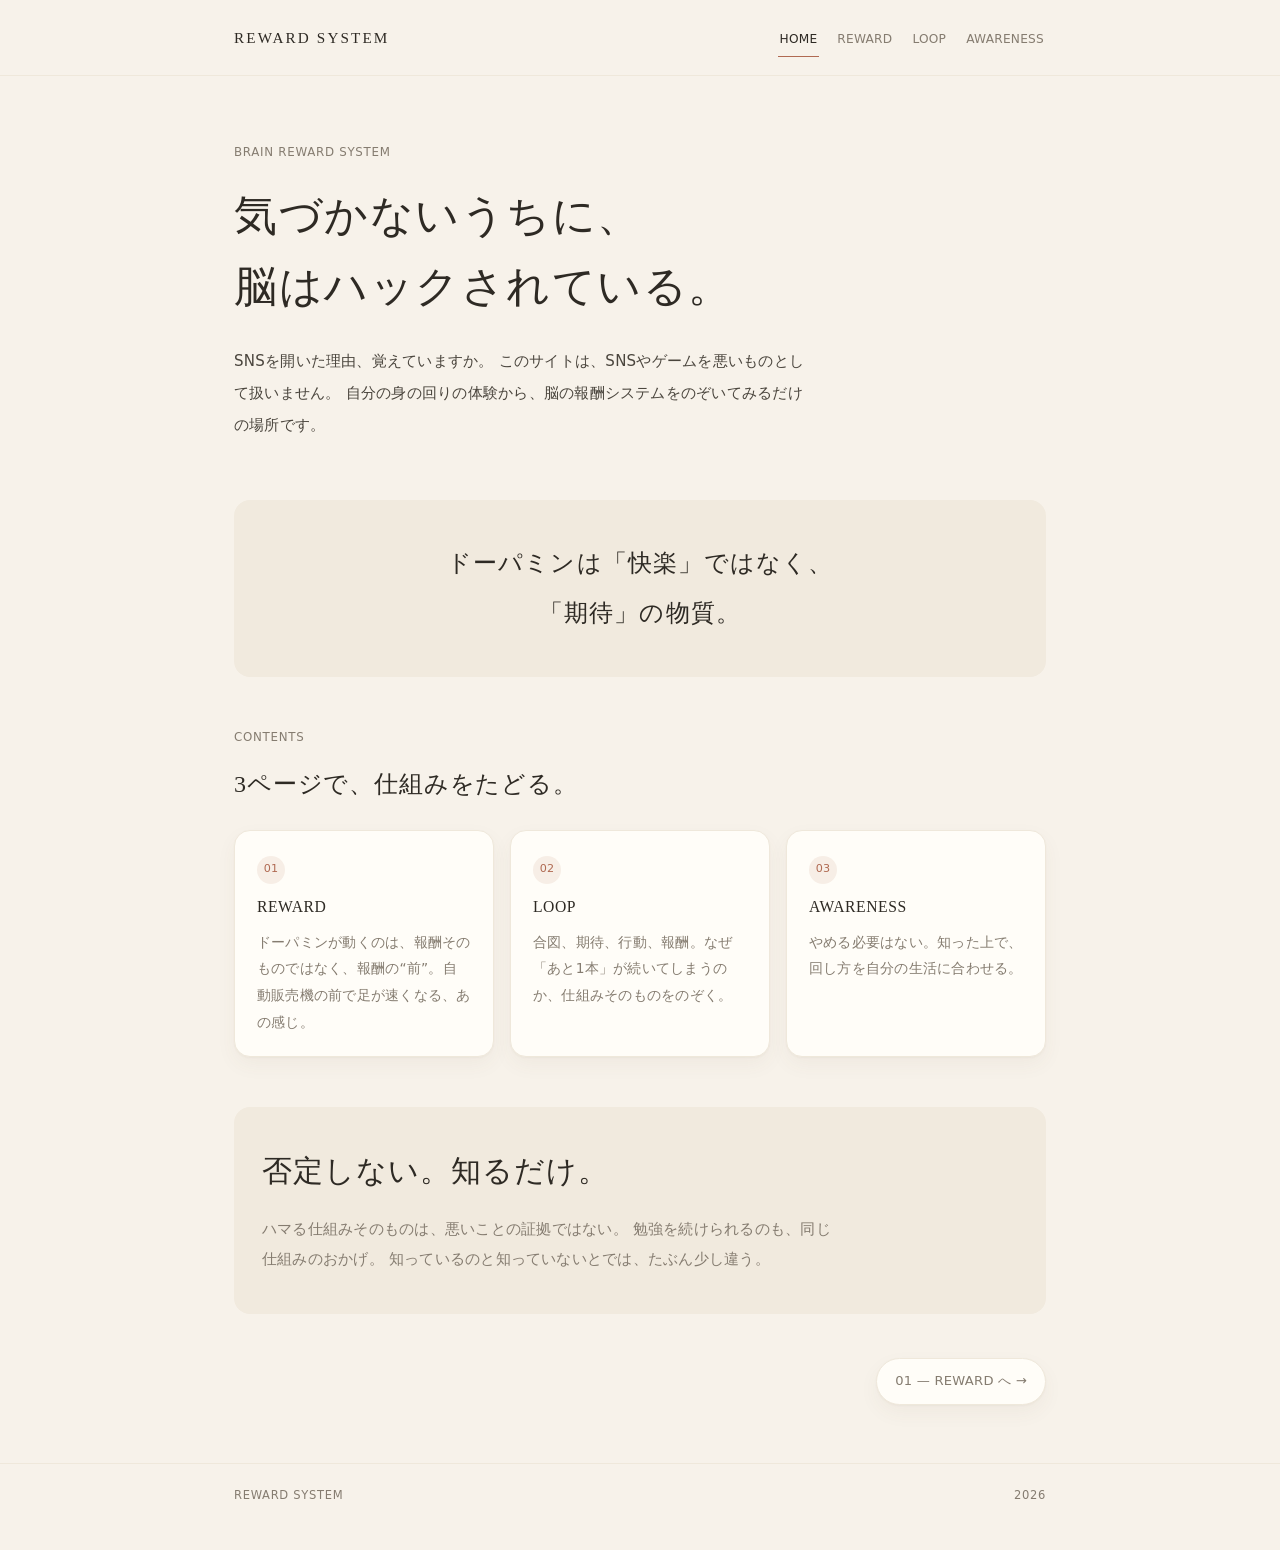
<file: index.html>
<!DOCTYPE html>
<html lang="ja">
<head>
  <meta charset="UTF-8">
  <meta name="viewport" content="width=device-width, initial-scale=1.0">
  <meta name="description" content="気づかないうちに、脳はハックされている。SNSやゲームを否定せず、身近な体験から脳の報酬システムを学ぶサイト。">
  <meta name="theme-color" content="#f7f2ea">
  <title>REWARD SYSTEM — 気づかないうちに、脳はハックされている。</title>
  <link rel="stylesheet" href="style.css">
</head>

<body>

  <header>
    <div class="bar">
      <a class="logo" href="index.html">REWARD SYSTEM</a>
      <nav>
        <a href="index.html" class="on">HOME</a>
        <a href="reward.html">REWARD</a>
        <a href="loop.html">LOOP</a>
        <a href="awareness.html">AWARENESS</a>
      </nav>
    </div>
  </header>

  <main>

    <div class="hero">
      <div class="eyebrow">BRAIN REWARD SYSTEM</div>
      <h1>
        気づかないうちに、<br>
        脳はハックされている。
      </h1>
      <p class="lead">
        SNSを開いた理由、覚えていますか。
        このサイトは、SNSやゲームを悪いものとして扱いません。
        自分の身の回りの体験から、脳の報酬システムをのぞいてみるだけの場所です。
      </p>
    </div>

    <div class="statement">
      <p>
        ドーパミンは「快楽」ではなく、<br>
        「期待」の物質。
      </p>
    </div>

    <section>
      <div class="eyebrow">CONTENTS</div>
      <h2>3ページで、仕組みをたどる。</h2>

      <div class="entries">
        <a class="entry" href="reward.html">
          <span class="no">01</span>
          <h3>REWARD</h3>
          <p>ドーパミンが動くのは、報酬そのものではなく、報酬の“前”。自動販売機の前で足が速くなる、あの感じ。</p>
        </a>
        <a class="entry" href="loop.html">
          <span class="no">02</span>
          <h3>LOOP</h3>
          <p>合図、期待、行動、報酬。なぜ「あと1本」が続いてしまうのか、仕組みそのものをのぞく。</p>
        </a>
        <a class="entry" href="awareness.html">
          <span class="no">03</span>
          <h3>AWARENESS</h3>
          <p>やめる必要はない。知った上で、回し方を自分の生活に合わせる。</p>
        </a>
      </div>
    </section>

    <div class="closing">
      <h2>否定しない。知るだけ。</h2>
      <p>
        ハマる仕組みそのものは、悪いことの証拠ではない。
        勉強を続けられるのも、同じ仕組みのおかげ。
        知っているのと知っていないとでは、たぶん少し違う。
      </p>
    </div>

    <div class="pager">
      <a class="nx" href="reward.html">01 — REWARD へ →</a>
    </div>

  </main>

  <footer>
    <div class="foot">
      <span>REWARD SYSTEM</span>
      <span>2026</span>
    </div>
  </footer>

</body>
</html>
</file>
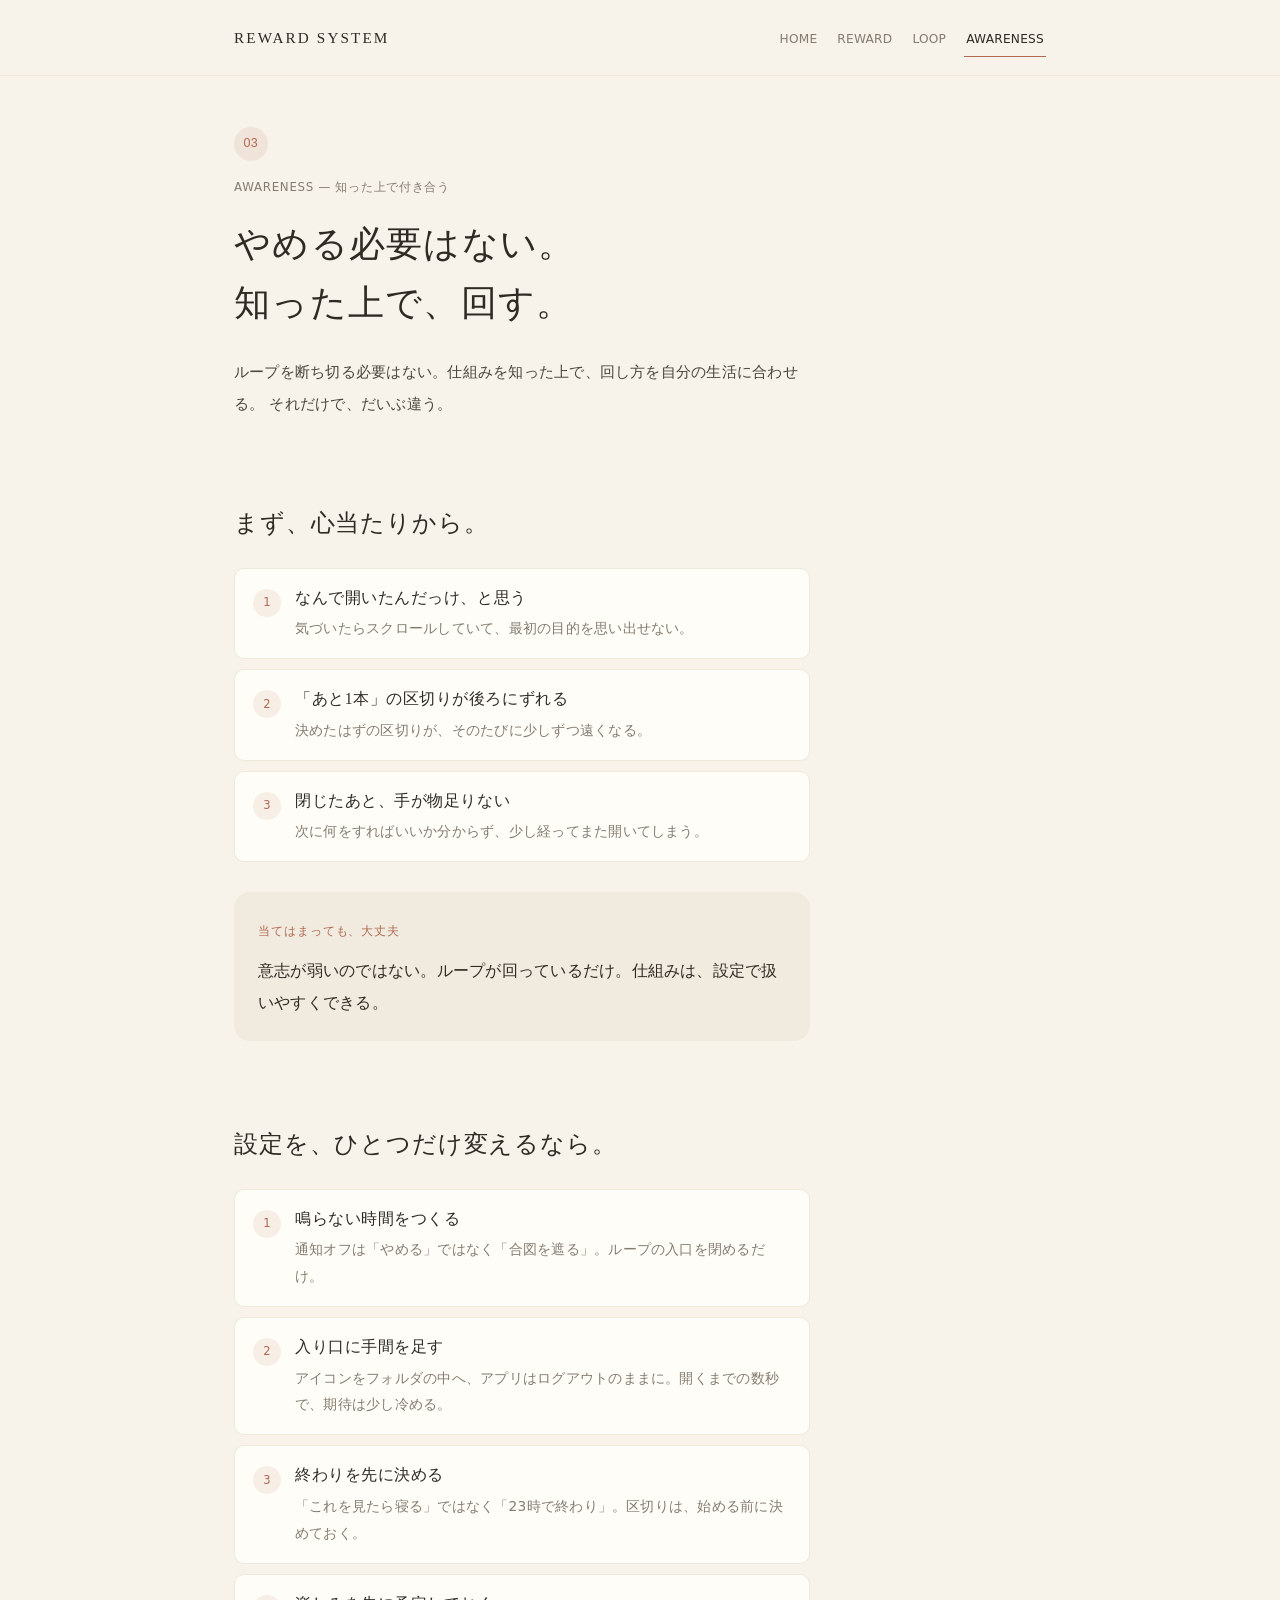
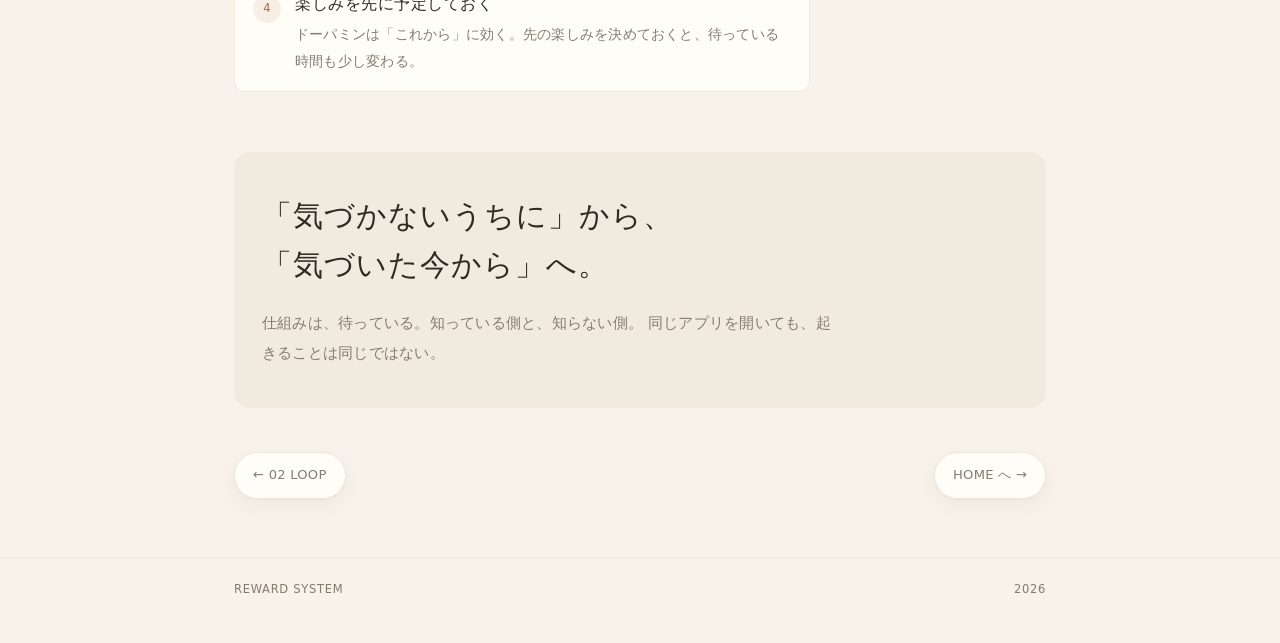
<file: awareness.html>
<!DOCTYPE html>
<html lang="ja">
<head>
  <meta charset="UTF-8">
  <meta name="viewport" content="width=device-width, initial-scale=1.0">
  <meta name="description" content="やめる必要はない。知った上で、ループの回し方を自分の生活に合わせる。">
  <meta name="theme-color" content="#f7f2ea">
  <title>03 AWARENESS — REWARD SYSTEM</title>
  <link rel="stylesheet" href="style.css">
</head>

<body>

  <header>
    <div class="bar">
      <a class="logo" href="index.html">REWARD SYSTEM</a>
      <nav>
        <a href="index.html">HOME</a>
        <a href="reward.html">REWARD</a>
        <a href="loop.html">LOOP</a>
        <a href="awareness.html" class="on">AWARENESS</a>
      </nav>
    </div>
  </header>

  <main>

    <div class="page-head">
      <span class="no">03</span>
      <div class="eyebrow">AWARENESS — 知った上で付き合う</div>
      <h1>
        やめる必要はない。<br>
        知った上で、回す。
      </h1>
      <p class="lead">
        ループを断ち切る必要はない。仕組みを知った上で、回し方を自分の生活に合わせる。
        それだけで、だいぶ違う。
      </p>
    </div>

    <section>
      <h2>まず、心当たりから。</h2>

      <ol class="steps">
        <li>
          <span class="no">1</span>
          <div>
            <h3>なんで開いたんだっけ、と思う</h3>
            <p>気づいたらスクロールしていて、最初の目的を思い出せない。</p>
          </div>
        </li>
        <li>
          <span class="no">2</span>
          <div>
            <h3>「あと1本」の区切りが後ろにずれる</h3>
            <p>決めたはずの区切りが、そのたびに少しずつ遠くなる。</p>
          </div>
        </li>
        <li>
          <span class="no">3</span>
          <div>
            <h3>閉じたあと、手が物足りない</h3>
            <p>次に何をすればいいか分からず、少し経ってまた開いてしまう。</p>
          </div>
        </li>
      </ol>

      <div class="aside">
        <span class="label">当てはまっても、大丈夫</span>
        <p>意志が弱いのではない。ループが回っているだけ。仕組みは、設定で扱いやすくできる。</p>
      </div>
    </section>

    <section>
      <h2>設定を、ひとつだけ変えるなら。</h2>

      <ol class="steps">
        <li>
          <span class="no">1</span>
          <div>
            <h3>鳴らない時間をつくる</h3>
            <p>通知オフは「やめる」ではなく「合図を遮る」。ループの入口を閉めるだけ。</p>
          </div>
        </li>
        <li>
          <span class="no">2</span>
          <div>
            <h3>入り口に手間を足す</h3>
            <p>アイコンをフォルダの中へ、アプリはログアウトのままに。開くまでの数秒で、期待は少し冷める。</p>
          </div>
        </li>
        <li>
          <span class="no">3</span>
          <div>
            <h3>終わりを先に決める</h3>
            <p>「これを見たら寝る」ではなく「23時で終わり」。区切りは、始める前に決めておく。</p>
          </div>
        </li>
        <li>
          <span class="no">4</span>
          <div>
            <h3>楽しみを先に予定しておく</h3>
            <p>ドーパミンは「これから」に効く。先の楽しみを決めておくと、待っている時間も少し変わる。</p>
          </div>
        </li>
      </ol>
    </section>

    <div class="closing">
      <h2>「気づかないうちに」から、<br>「気づいた今から」へ。</h2>
      <p>
        仕組みは、待っている。知っている側と、知らない側。
        同じアプリを開いても、起きることは同じではない。
      </p>
    </div>

    <div class="pager">
      <a href="loop.html">← 02 LOOP</a>
      <a class="nx" href="index.html">HOME へ →</a>
    </div>

  </main>

  <footer>
    <div class="foot">
      <span>REWARD SYSTEM</span>
      <span>2026</span>
    </div>
  </footer>

</body>
</html>
</file>
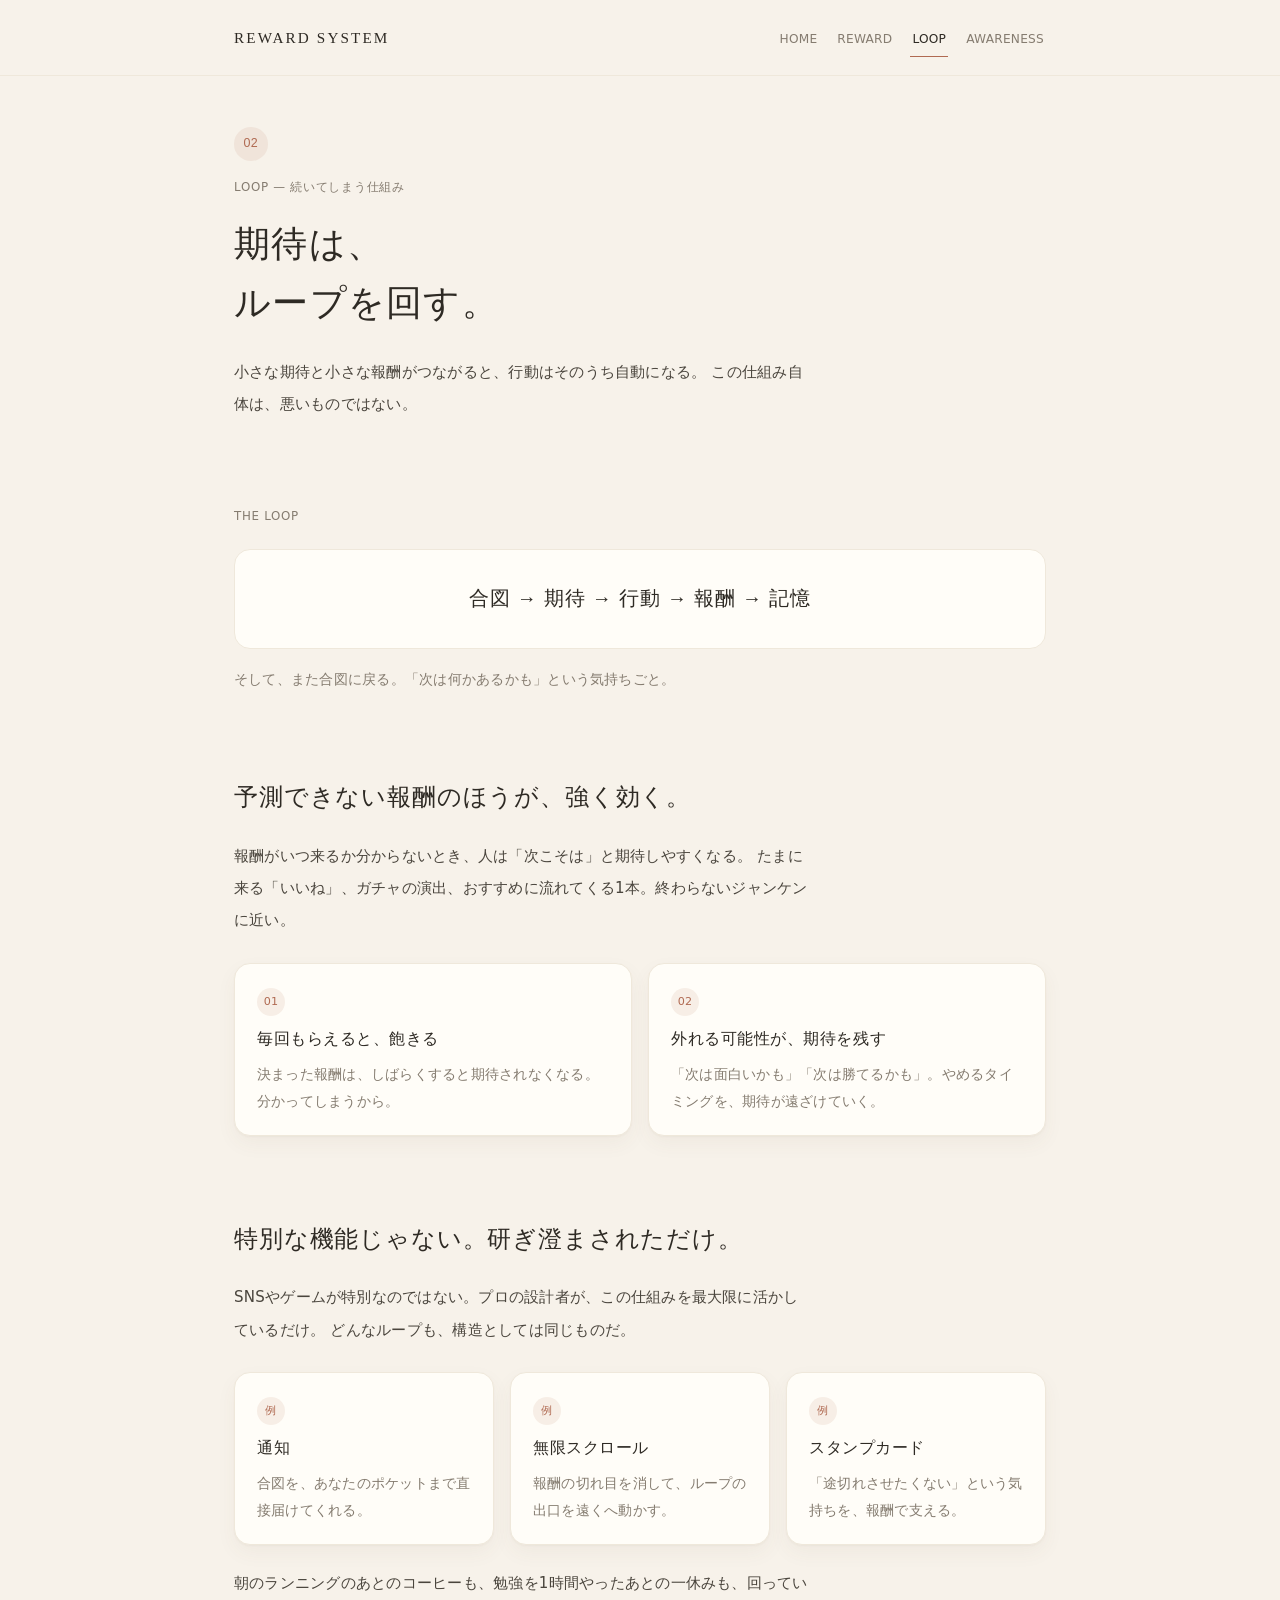
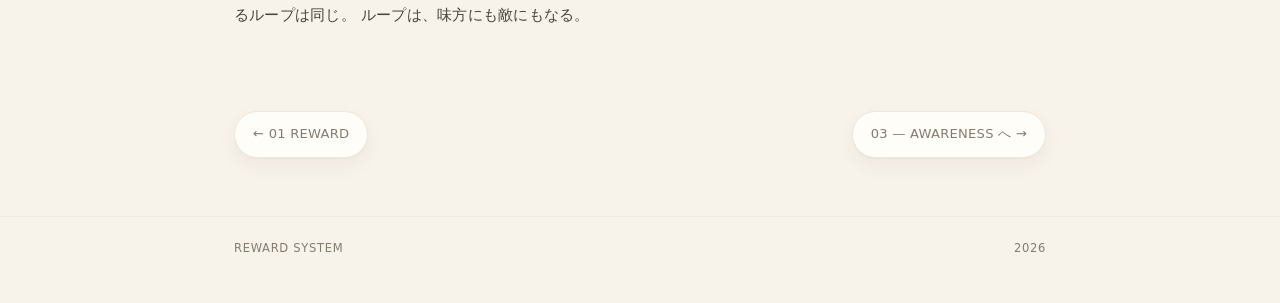
<file: loop.html>
<!DOCTYPE html>
<html lang="ja">
<head>
  <meta charset="UTF-8">
  <meta name="viewport" content="width=device-width, initial-scale=1.0">
  <meta name="description" content="合図から期待、行動、報酬まで。なぜ「あと1本」が続いてしまうのかを、報酬ループの仕組みから見る。">
  <meta name="theme-color" content="#f7f2ea">
  <title>02 LOOP — REWARD SYSTEM</title>
  <link rel="stylesheet" href="style.css">
</head>

<body>

  <header>
    <div class="bar">
      <a class="logo" href="index.html">REWARD SYSTEM</a>
      <nav>
        <a href="index.html">HOME</a>
        <a href="reward.html">REWARD</a>
        <a href="loop.html" class="on">LOOP</a>
        <a href="awareness.html">AWARENESS</a>
      </nav>
    </div>
  </header>

  <main>

    <div class="page-head">
      <span class="no">02</span>
      <div class="eyebrow">LOOP — 続いてしまう仕組み</div>
      <h1>
        期待は、<br>
        ループを回す。
      </h1>
      <p class="lead">
        小さな期待と小さな報酬がつながると、行動はそのうち自動になる。
        この仕組み自体は、悪いものではない。
      </p>
    </div>

    <section>
      <div class="eyebrow">THE LOOP</div>

      <p class="flow">合図 → 期待 → 行動 → 報酬 → 記憶</p>
      <p class="flow-note">そして、また合図に戻る。「次は何かあるかも」という気持ちごと。</p>
    </section>

    <section>
      <h2>予測できない報酬のほうが、強く効く。</h2>
      <p class="lead">
        報酬がいつ来るか分からないとき、人は「次こそは」と期待しやすくなる。
        たまに来る「いいね」、ガチャの演出、おすすめに流れてくる1本。終わらないジャンケンに近い。
      </p>

      <div class="entries">
        <div class="entry">
          <span class="no">01</span>
          <h3>毎回もらえると、飽きる</h3>
          <p>決まった報酬は、しばらくすると期待されなくなる。分かってしまうから。</p>
        </div>
        <div class="entry">
          <span class="no">02</span>
          <h3>外れる可能性が、期待を残す</h3>
          <p>「次は面白いかも」「次は勝てるかも」。やめるタイミングを、期待が遠ざけていく。</p>
        </div>
      </div>
    </section>

    <section>
      <h2>特別な機能じゃない。研ぎ澄まされただけ。</h2>
      <p class="lead">
        SNSやゲームが特別なのではない。プロの設計者が、この仕組みを最大限に活かしているだけ。
        どんなループも、構造としては同じものだ。
      </p>

      <div class="entries">
        <div class="entry">
          <span class="no">例</span>
          <h3>通知</h3>
          <p>合図を、あなたのポケットまで直接届けてくれる。</p>
        </div>
        <div class="entry">
          <span class="no">例</span>
          <h3>無限スクロール</h3>
          <p>報酬の切れ目を消して、ループの出口を遠くへ動かす。</p>
        </div>
        <div class="entry">
          <span class="no">例</span>
          <h3>スタンプカード</h3>
          <p>「途切れさせたくない」という気持ちを、報酬で支える。</p>
        </div>
      </div>

      <p class="lead">
        朝のランニングのあとのコーヒーも、勉強を1時間やったあとの一休みも、回っているループは同じ。
        ループは、味方にも敵にもなる。
      </p>
    </section>

    <div class="pager">
      <a href="reward.html">← 01 REWARD</a>
      <a class="nx" href="awareness.html">03 — AWARENESS へ →</a>
    </div>

  </main>

  <footer>
    <div class="foot">
      <span>REWARD SYSTEM</span>
      <span>2026</span>
    </div>
  </footer>

</body>
</html>
</file>
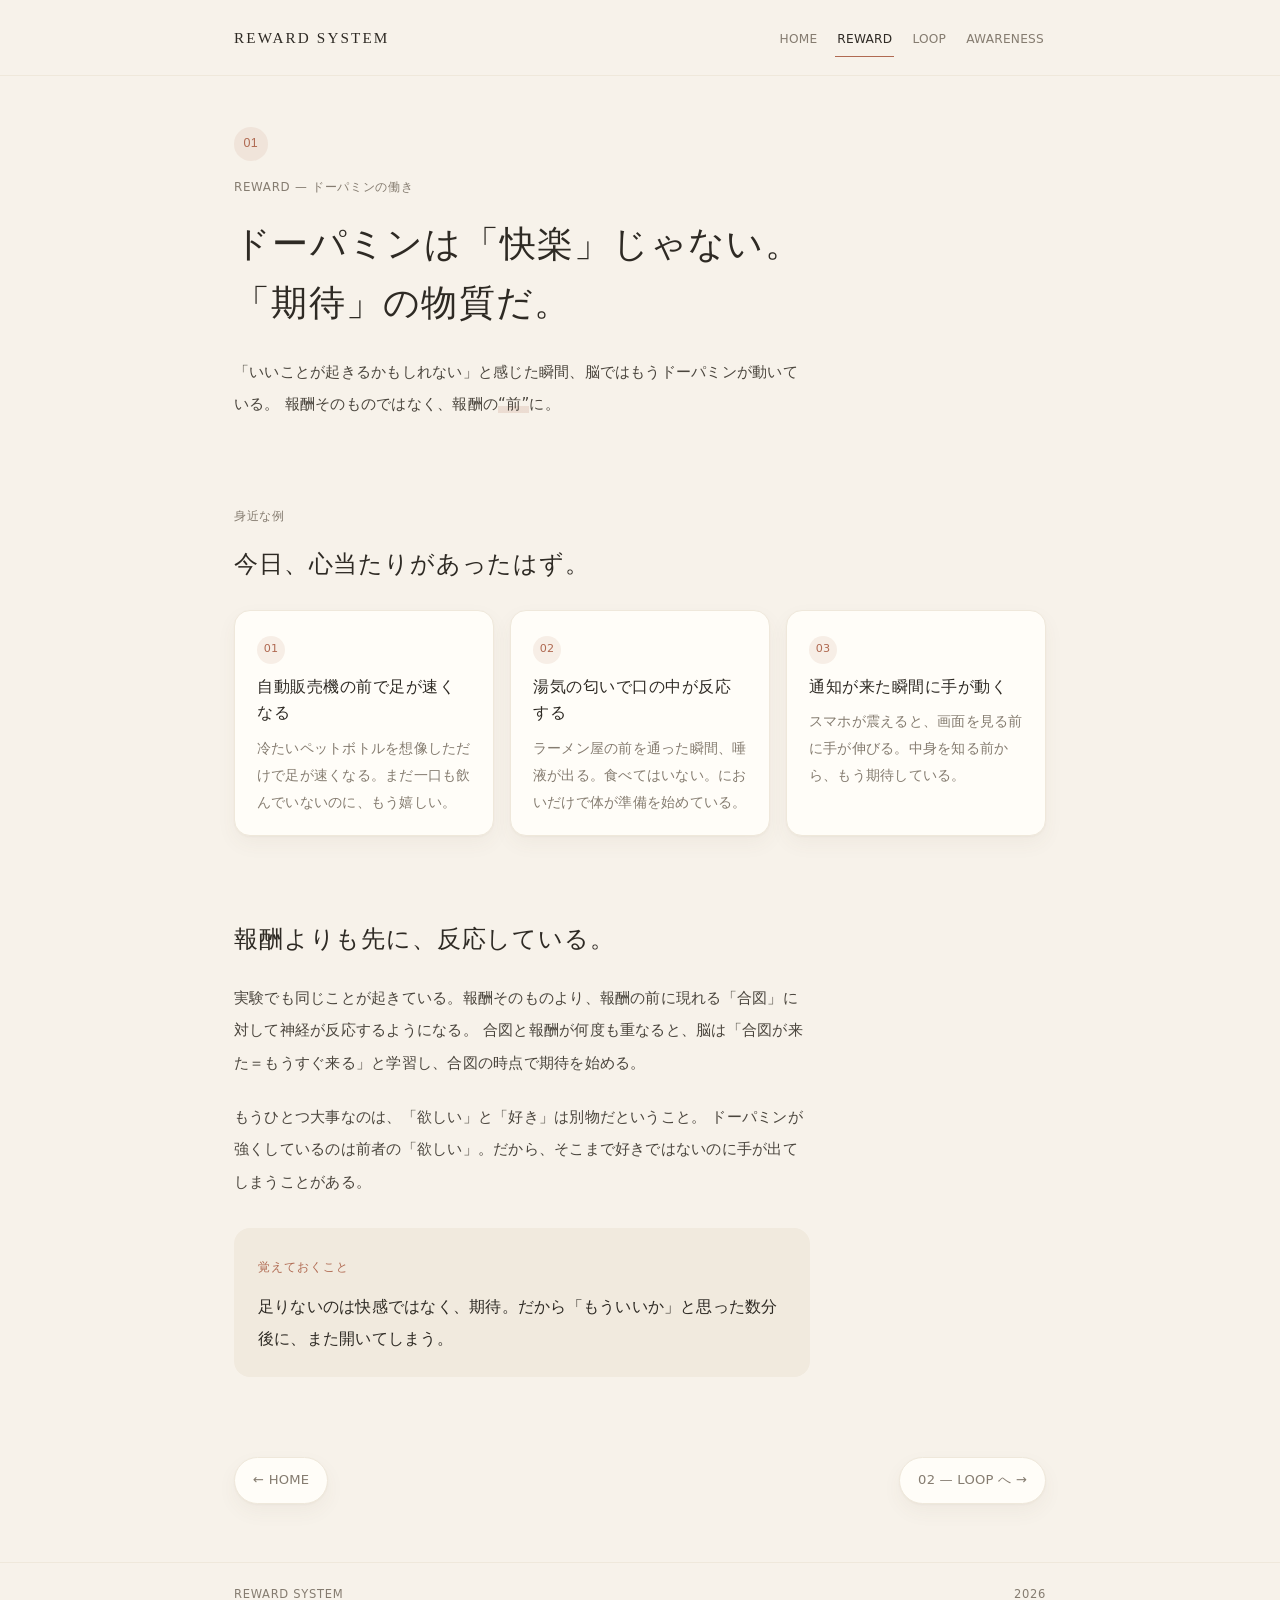
<file: reward.html>
<!DOCTYPE html>
<html lang="ja">
<head>
  <meta charset="UTF-8">
  <meta name="viewport" content="width=device-width, initial-scale=1.0">
  <meta name="description" content="ドーパミンは快楽ではなく報酬への期待を生む物質。身近な体験からその働きをたどる。">
  <meta name="theme-color" content="#f7f2ea">
  <title>01 REWARD — REWARD SYSTEM</title>
  <link rel="stylesheet" href="style.css">
</head>

<body>

  <header>
    <div class="bar">
      <a class="logo" href="index.html">REWARD SYSTEM</a>
      <nav>
        <a href="index.html">HOME</a>
        <a href="reward.html" class="on">REWARD</a>
        <a href="loop.html">LOOP</a>
        <a href="awareness.html">AWARENESS</a>
      </nav>
    </div>
  </header>

  <main>

    <div class="page-head">
      <span class="no">01</span>
      <div class="eyebrow">REWARD — ドーパミンの働き</div>
      <h1>
        ドーパミンは「快楽」じゃない。<br>
        「期待」の物質だ。
      </h1>
      <p class="lead">
        「いいことが起きるかもしれない」と感じた瞬間、脳ではもうドーパミンが動いている。
        報酬そのものではなく、報酬の<span class="mark">“前”</span>に。
      </p>
    </div>

    <section>
      <div class="eyebrow">身近な例</div>
      <h2>今日、心当たりがあったはず。</h2>

      <div class="entries">
        <div class="entry">
          <span class="no">01</span>
          <h3>自動販売機の前で足が速くなる</h3>
          <p>冷たいペットボトルを想像しただけで足が速くなる。まだ一口も飲んでいないのに、もう嬉しい。</p>
        </div>
        <div class="entry">
          <span class="no">02</span>
          <h3>湯気の匂いで口の中が反応する</h3>
          <p>ラーメン屋の前を通った瞬間、唾液が出る。食べてはいない。においだけで体が準備を始めている。</p>
        </div>
        <div class="entry">
          <span class="no">03</span>
          <h3>通知が来た瞬間に手が動く</h3>
          <p>スマホが震えると、画面を見る前に手が伸びる。中身を知る前から、もう期待している。</p>
        </div>
      </div>
    </section>

    <section>
      <h2>報酬よりも先に、反応している。</h2>
      <p class="lead">
        実験でも同じことが起きている。報酬そのものより、報酬の前に現れる「合図」に対して神経が反応するようになる。
        合図と報酬が何度も重なると、脳は「合図が来た＝もうすぐ来る」と学習し、合図の時点で期待を始める。
      </p>
      <p class="lead">
        もうひとつ大事なのは、「欲しい」と「好き」は別物だということ。
        ドーパミンが強くしているのは前者の「欲しい」。だから、そこまで好きではないのに手が出てしまうことがある。
      </p>

      <div class="aside">
        <span class="label">覚えておくこと</span>
        <p>足りないのは快感ではなく、期待。だから「もういいか」と思った数分後に、また開いてしまう。</p>
      </div>
    </section>

    <div class="pager">
      <a href="index.html">← HOME</a>
      <a class="nx" href="loop.html">02 — LOOP へ →</a>
    </div>

  </main>

  <footer>
    <div class="foot">
      <span>REWARD SYSTEM</span>
      <span>2026</span>
    </div>
  </footer>

</body>
</html>
</file>
<file: style.css>
:root{
  --bg:#f7f2ea;
  --surface:#fffdf8;
  --surface-2:#f1eade;
  --ink:#2e2a24;
  --text:#4a453d;
  --muted:#857c70;
  --line:#e8dfd2;
  --line-soft:#efe8db;
  --accent:#b06a52;
  --accent-soft:rgba(176,106,82,.1);
  --radius:16px;
  --radius-sm:10px;
  --measure:36rem;
  --shadow:0 1px 2px rgba(96,74,52,.04),0 8px 20px rgba(96,74,52,.05);
  --shadow-hover:0 2px 4px rgba(96,74,52,.05),0 12px 26px rgba(96,74,52,.08);
}

*{margin:0;padding:0;box-sizing:border-box}

html{-webkit-text-size-adjust:100%}

body{
  background:var(--bg);
  color:var(--text);
  font-family:"Hiragino Sans","Noto Sans JP","Yu Gothic",system-ui,sans-serif;
  font-size:16px;
  line-height:2.05;
  letter-spacing:.015em;
  -webkit-font-smoothing:antialiased;
}

a{color:inherit;text-decoration:none}
::selection{background:rgba(176,106,82,.16);color:var(--ink)}

h1,h2,h3,.serif{
  font-family:"Hiragino Mincho ProN","Yu Mincho","Noto Serif JP",serif;
  color:var(--ink);
  font-weight:500;
  line-height:1.65;
  letter-spacing:.035em;
}

/* header */
header{border-bottom:1px solid var(--line-soft)}
.bar{
  max-width:54rem;margin:0 auto;padding:22px 26px 18px;
  display:flex;align-items:baseline;justify-content:space-between;
  gap:14px;flex-wrap:wrap;
}
.logo{
  font-family:"Hiragino Mincho ProN","Yu Mincho",serif;
  font-size:.95rem;letter-spacing:.14em;color:var(--ink);
}
nav{display:flex;gap:16px;flex-wrap:wrap}
nav a{
  font-size:.76rem;color:var(--muted);padding:4px 2px;
  border-bottom:1px solid transparent;
  transition:color .25s,border-color .25s;
}
nav a:hover{color:var(--accent)}
nav a.on{color:var(--ink);border-bottom-color:var(--accent)}

main{max-width:54rem;margin:0 auto;padding:0 26px}

/* hero */
.hero{padding:64px 0 52px}
.page-head{padding:50px 0 42px}
.eyebrow{font-size:.74rem;color:var(--muted);letter-spacing:.06em;margin-bottom:16px}
.page-head .no{
  display:inline-flex;align-items:center;justify-content:center;
  width:2.1rem;height:2.1rem;margin-bottom:14px;
  border-radius:50%;background:var(--accent-soft);
  color:var(--accent);font-size:.78rem;
  font-family:"Hiragino Sans","Noto Sans JP",sans-serif;
}
h1{font-size:clamp(1.75rem,5.6vw,2.7rem)}
.page-head h1{font-size:clamp(1.5rem,4.6vw,2.25rem)}

p{font-size:.92rem;line-height:2.05}
.lead{max-width:var(--measure);margin-top:22px;font-size:.94rem;line-height:2.15}

/* section */
section{padding:42px 0}
h2{font-size:clamp(1.2rem,3.4vw,1.5rem);margin-bottom:16px}
h3{font-size:.98rem;line-height:1.7}

/* 一文 */
.statement{
  margin:6px 0;padding:38px 28px;
  background:var(--surface-2);border-radius:var(--radius);
  text-align:center;
}
.statement p{
  font-family:"Hiragino Mincho ProN","Yu Mincho","Noto Serif JP",serif;
  color:var(--ink);font-size:clamp(1.15rem,3.6vw,1.5rem);
  line-height:2.1;letter-spacing:.05em;
}

/* 項目 */
.entries{
  display:grid;gap:16px;margin-top:26px;
  grid-template-columns:repeat(auto-fit,minmax(15rem,1fr));
}
.entry{
  display:block;
  background:var(--surface);
  border:1px solid var(--line-soft);
  border-radius:var(--radius);
  padding:20px 22px;
  box-shadow:var(--shadow);
  transition:box-shadow .3s,border-color .3s;
}
.entry:hover{border-color:#e2d5c3;box-shadow:var(--shadow-hover)}
.entry .no{
  display:inline-flex;align-items:center;justify-content:center;
  width:1.75rem;height:1.75rem;margin-bottom:10px;
  border-radius:50%;background:var(--accent-soft);
  color:var(--accent);font-size:.7rem;
}
.entry h3{margin-bottom:8px}
.entry p{font-size:.86rem;color:var(--muted);line-height:1.95}

/* 流れ */
.flow{
  margin-top:20px;padding:26px 24px;
  background:var(--surface);
  border:1px solid var(--line-soft);
  border-radius:var(--radius);
  font-family:"Hiragino Mincho ProN","Yu Mincho",serif;
  color:var(--ink);font-size:clamp(1rem,2.9vw,1.22rem);
  line-height:2.4;letter-spacing:.06em;text-align:center;
}
.flow-note{max-width:var(--measure);margin-top:16px;color:var(--muted);font-size:.88rem}

/* 注記 */
.aside{
  max-width:var(--measure);margin-top:30px;padding:22px 24px;
  background:var(--surface-2);border-radius:var(--radius);
}
.aside .label{font-size:.72rem;color:var(--accent);letter-spacing:.08em}
.aside p{
  font-family:"Hiragino Mincho ProN","Yu Mincho",serif;
  color:var(--ink);font-size:1rem;margin-top:8px;line-height:2;
}

/* 手順 */
.steps{list-style:none;margin-top:24px;max-width:var(--measure)}
.steps li{
  display:flex;gap:14px;padding:16px 18px;margin-bottom:10px;
  background:var(--surface);
  border:1px solid var(--line-soft);
  border-radius:var(--radius-sm);
}
.steps .no{
  flex:0 0 1.75rem;height:1.75rem;
  display:inline-flex;align-items:center;justify-content:center;
  border-radius:50%;background:var(--accent-soft);
  color:var(--accent);font-size:.72rem;margin-top:4px;
}
.steps h3{margin-bottom:4px}
.steps p{font-size:.86rem;color:var(--muted);line-height:1.95}

/* 強調 */
.mark{background:linear-gradient(transparent 62%,rgba(176,106,82,.16) 62%)}

/* 締め */
.closing{
  margin:8px 0 6px;padding:40px 28px;
  background:var(--surface-2);border-radius:var(--radius);
}
.closing h2{font-size:clamp(1.3rem,4.2vw,1.85rem)}
.closing p{max-width:var(--measure);margin-top:18px;color:var(--muted)}

/* pager */
.pager{
  display:flex;gap:10px;flex-wrap:wrap;align-items:center;
  padding:38px 0 58px;font-size:.82rem;
}
.pager a{
  padding:9px 18px;border-radius:999px;
  background:var(--surface);border:1px solid var(--line-soft);
  color:var(--muted);box-shadow:var(--shadow);
  transition:color .25s,border-color .25s,box-shadow .25s;
}
.pager a:hover{color:var(--accent);border-color:#e2d5c3;box-shadow:var(--shadow-hover)}
.pager .nx{margin-left:auto}

/* footer */
footer{border-top:1px solid var(--line-soft)}
.foot{
  max-width:54rem;margin:0 auto;padding:20px 26px 42px;
  display:flex;justify-content:space-between;gap:12px;flex-wrap:wrap;
  font-size:.72rem;color:var(--muted);letter-spacing:.06em;
}

/* responsive */
@media (max-width:560px){
  .bar{padding:18px 20px 15px}
  main{padding:0 20px}
  nav{gap:10px 14px}
  nav a{font-size:.72rem}
  .hero{padding:46px 0 40px}
  .page-head{padding:38px 0 32px}
  .statement{padding:30px 20px}
  .closing{padding:32px 20px}
  .flow{padding:22px 16px}
  .foot{padding:18px 20px 34px}
}

@media (prefers-reduced-motion:reduce){
  *{transition:none!important}
}
</file>
